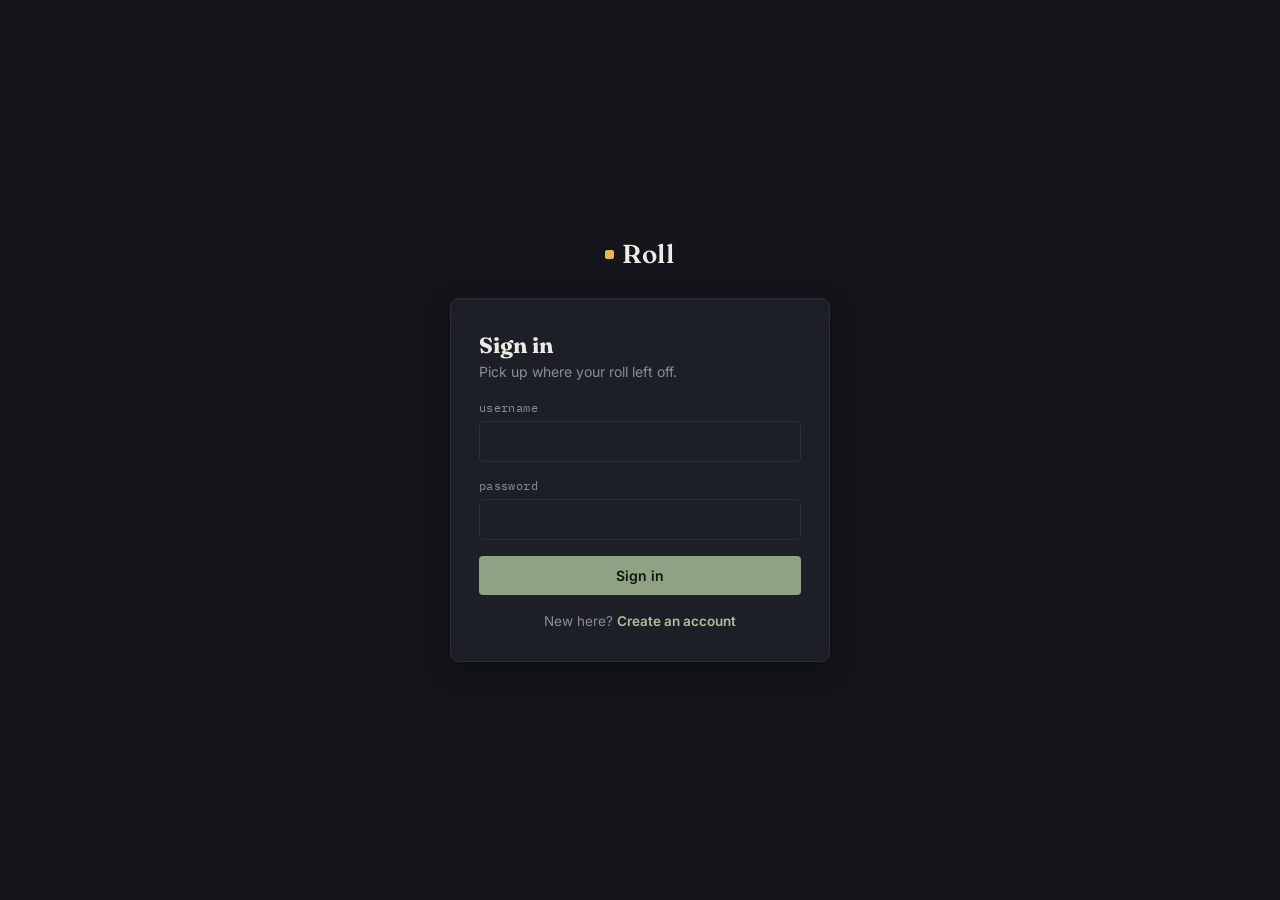
<file: frontend/index.html>
<!DOCTYPE html>
<html lang="en">
<head>
  <meta charset="UTF-8" />
  <meta name="viewport" content="width=device-width, initial-scale=1.0" />
  <title>Roll — Your feed</title>
  <link rel="preconnect" href="https://fonts.googleapis.com" />
  <link href="https://fonts.googleapis.com/css2?family=Fraunces:wght@500;600&family=Inter:wght@400;500;600&family=IBM+Plex+Mono:wght@400;500&display=swap" rel="stylesheet" />
  <link rel="stylesheet" href="css/style.css" />
</head>
<body>
  <nav class="nav">
    <a class="nav__brand" href="index.html"><span class="sprocket"></span>Roll</a>
    <div class="nav__search">
      <input type="text" id="nav-search-input" placeholder="Search usernames…" autocomplete="off" />
      <div class="nav__search-results" id="nav-search-results" hidden></div>
    </div>
    <div class="nav__links">
      <a href="index.html" class="is-active">feed</a>
      <a href="upload.html">develop</a>
      <a href="profile.html">reel</a>
      <button class="btn btn--ghost btn--sm" onclick="logout()">sign out</button>
    </div>
  </nav>

  <main class="page">
    <h1 class="page-title">Your roll</h1>
    <p class="page-sub">The latest frames from people you follow.</p>

    <div id="feed"></div>
  </main>

  <script src="js/api.js"></script>
  <script src="js/auth.js"></script>
  <script src="js/search.js"></script>
  <script src="js/comments.js"></script>
  <script src="js/feed.js"></script>
</body>
</html>
</file>
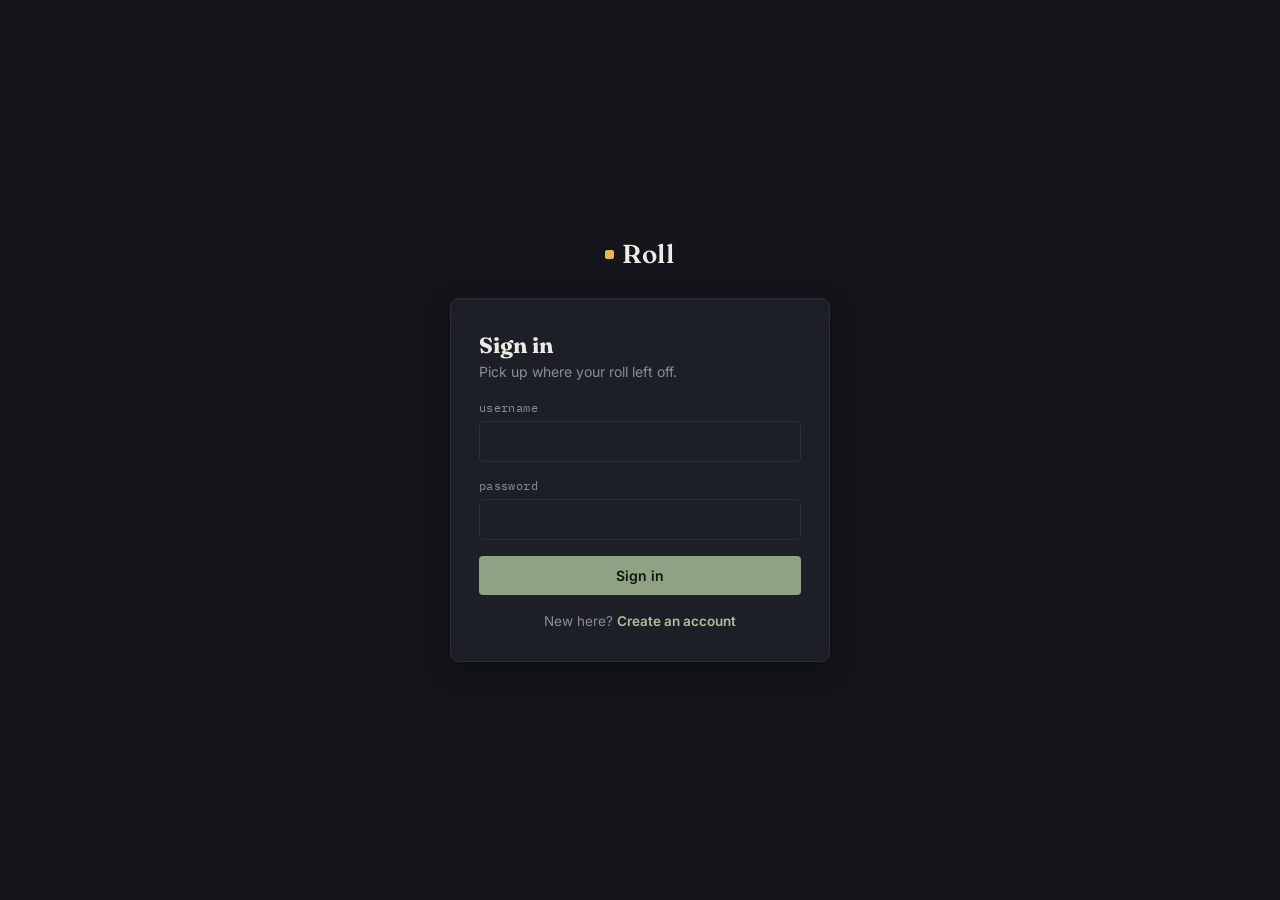
<file: frontend/login.html>
<!DOCTYPE html>
<html lang="en">
<head>
  <meta charset="UTF-8" />
  <meta name="viewport" content="width=device-width, initial-scale=1.0" />
  <title>Roll — Sign in</title>
  <link rel="preconnect" href="https://fonts.googleapis.com" />
  <link href="https://fonts.googleapis.com/css2?family=Fraunces:wght@500;600&family=Inter:wght@400;500;600&family=IBM+Plex+Mono:wght@400;500&display=swap" rel="stylesheet" />
  <link rel="stylesheet" href="css/style.css" />
</head>
<body>
  <main class="page page--narrow" style="display: flex; align-items: center; min-height: 100vh; padding-top: 0; padding-bottom: 0;">
    <div style="width: 100%;">
      <div style="text-align: center; margin-bottom: 28px;">
        <a class="nav__brand" href="index.html" style="justify-content: center; font-size: 26px;">
          <span class="sprocket"></span>Roll
        </a>
      </div>

      <div class="auth-card">
        <h1 class="page-title" style="font-size: 22px;">Sign in</h1>
        <p class="page-sub" style="margin-bottom: 20px;">Pick up where your roll left off.</p>

        <div class="form-error" id="login-error"></div>

        <form id="login-form" novalidate>
          <div class="field">
            <label for="login-username">Username</label>
            <input type="text" id="login-username" name="username" autocomplete="username" required />
          </div>
          <div class="field">
            <label for="login-password">Password</label>
            <input type="password" id="login-password" name="password" autocomplete="current-password" required />
          </div>
          <button type="submit" class="btn btn--block">Sign in</button>
        </form>

        <div class="auth-card__foot">
          New here? <a href="register.html">Create an account</a>
        </div>
      </div>
    </div>
  </main>

  <script src="js/api.js"></script>
  <script src="js/auth.js"></script>
</body>
</html>
</file>
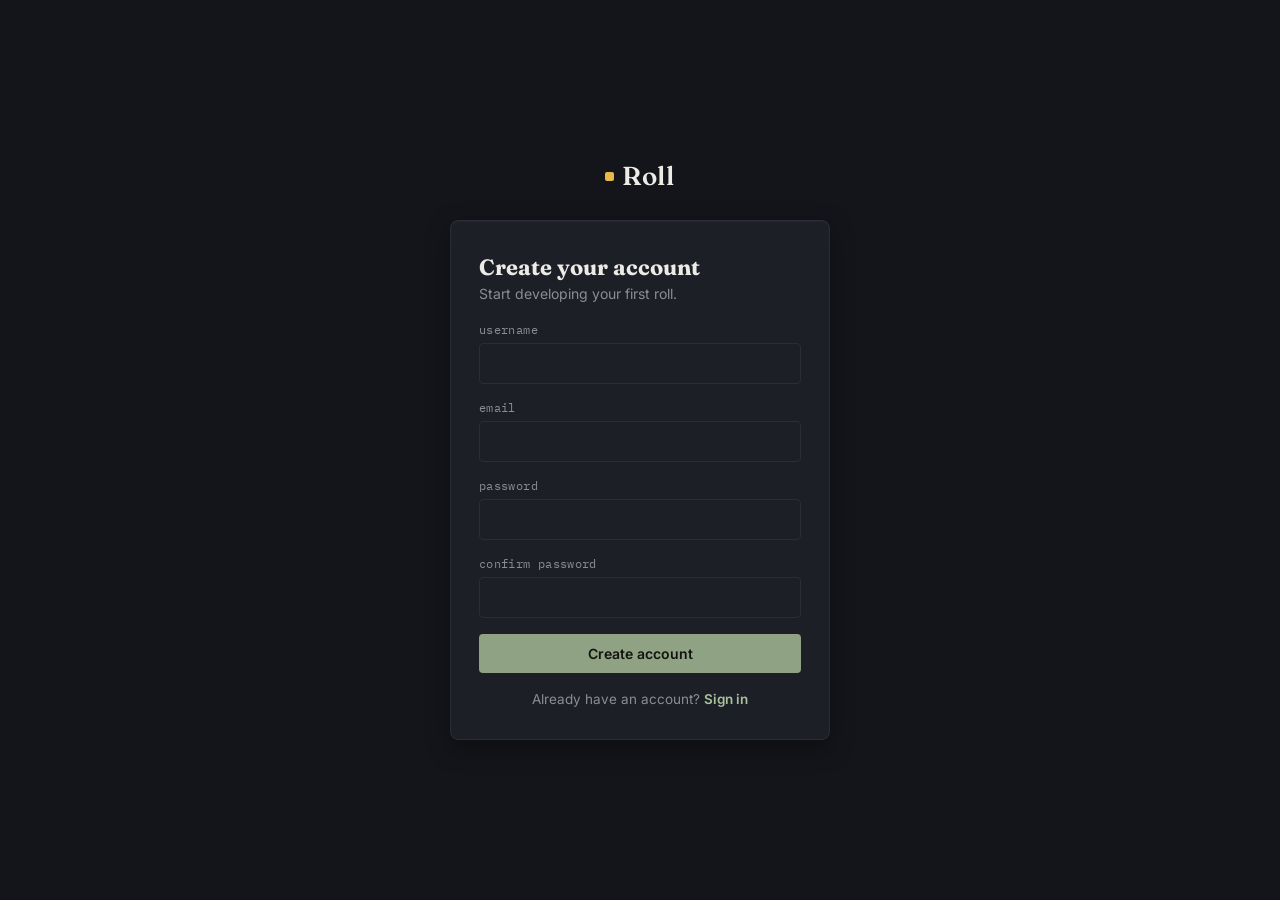
<file: frontend/register.html>
<!DOCTYPE html>
<html lang="en">
<head>
  <meta charset="UTF-8" />
  <meta name="viewport" content="width=device-width, initial-scale=1.0" />
  <title>Roll — Create account</title>
  <link rel="preconnect" href="https://fonts.googleapis.com" />
  <link href="https://fonts.googleapis.com/css2?family=Fraunces:wght@500;600&family=Inter:wght@400;500;600&family=IBM+Plex+Mono:wght@400;500&display=swap" rel="stylesheet" />
  <link rel="stylesheet" href="css/style.css" />
</head>
<body>
  <main class="page page--narrow" style="display: flex; align-items: center; min-height: 100vh; padding-top: 0; padding-bottom: 0;">
    <div style="width: 100%;">
      <div style="text-align: center; margin-bottom: 28px;">
        <a class="nav__brand" href="index.html" style="justify-content: center; font-size: 26px;">
          <span class="sprocket"></span>Roll
        </a>
      </div>

      <div class="auth-card">
        <h1 class="page-title" style="font-size: 22px;">Create your account</h1>
        <p class="page-sub" style="margin-bottom: 20px;">Start developing your first roll.</p>

        <div class="form-error" id="register-error"></div>

        <form id="register-form" novalidate>
          <div class="field">
            <label for="register-username">Username</label>
            <input type="text" id="register-username" name="username" autocomplete="username" required />
          </div>
          <div class="field">
            <label for="register-email">Email</label>
            <input type="email" id="register-email" name="email" autocomplete="email" required />
          </div>
          <div class="field">
            <label for="register-password">Password</label>
            <input type="password" id="register-password" name="password" autocomplete="new-password" required minlength="8" />
          </div>
          <div class="field">
            <label for="register-confirm">Confirm password</label>
            <input type="password" id="register-confirm" name="confirm" autocomplete="new-password" required minlength="8" />
          </div>
          <button type="submit" class="btn btn--block">Create account</button>
        </form>

        <div class="auth-card__foot">
          Already have an account? <a href="login.html">Sign in</a>
        </div>
      </div>
    </div>
  </main>

  <script src="js/api.js"></script>
  <script src="js/auth.js"></script>
</body>
</html>
</file>
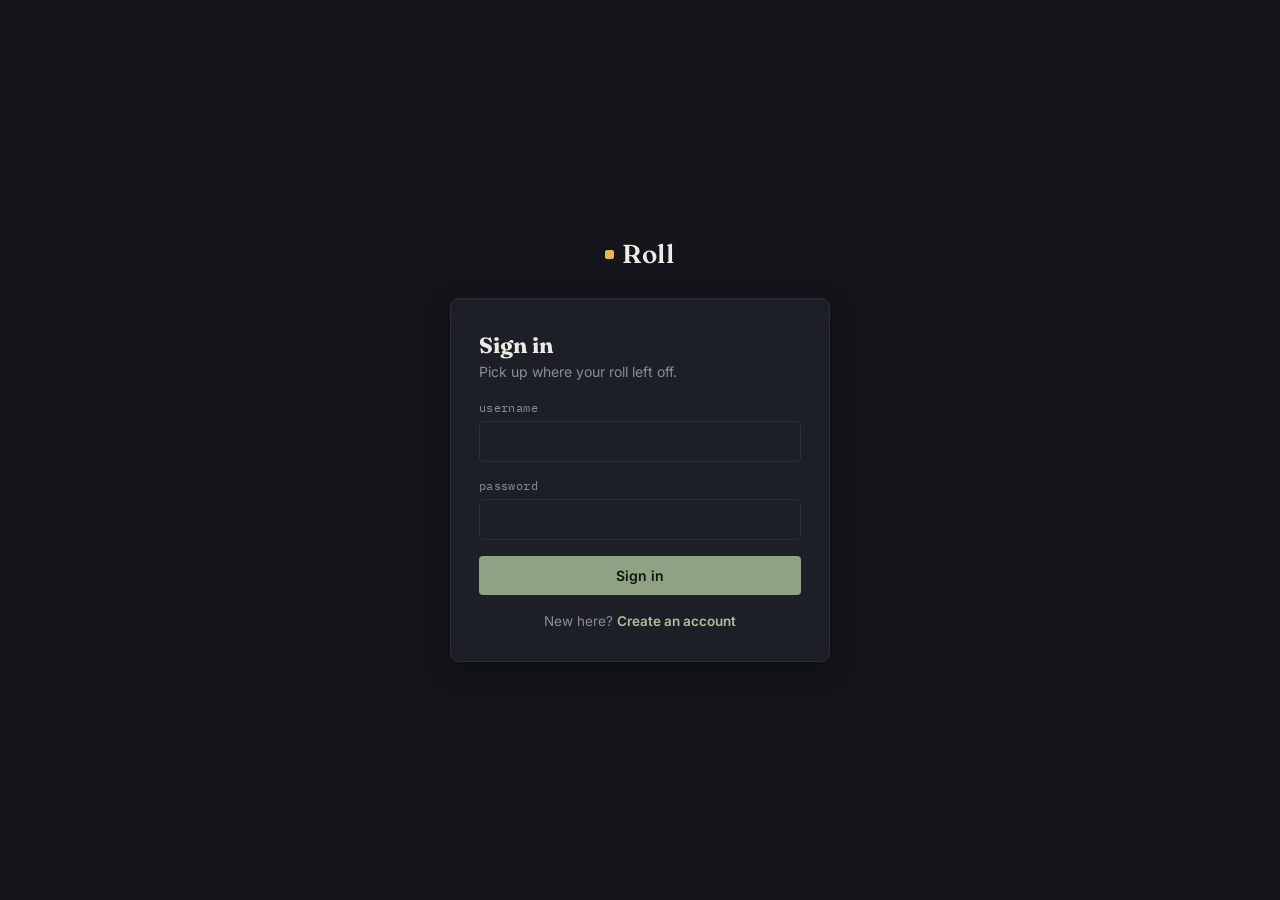
<file: frontend/upload.html>
<!DOCTYPE html>
<html lang="en">
<head>
  <meta charset="UTF-8" />
  <meta name="viewport" content="width=device-width, initial-scale=1.0" />
  <title>Roll — Develop a frame</title>
  <link rel="preconnect" href="https://fonts.googleapis.com" />
  <link href="https://fonts.googleapis.com/css2?family=Fraunces:wght@500;600&family=Inter:wght@400;500;600&family=IBM+Plex+Mono:wght@400;500&display=swap" rel="stylesheet" />
  <link rel="stylesheet" href="css/style.css" />
</head>
<body>
  <nav class="nav">
    <a class="nav__brand" href="index.html"><span class="sprocket"></span>Roll</a>
    <div class="nav__search">
      <input type="text" id="nav-search-input" placeholder="Search usernames…" autocomplete="off" />
      <div class="nav__search-results" id="nav-search-results" hidden></div>
    </div>
    <div class="nav__links">
      <a href="index.html">feed</a>
      <a href="upload.html" class="is-active">develop</a>
      <a href="profile.html">reel</a>
      <button class="btn btn--ghost btn--sm" onclick="logout()">sign out</button>
    </div>
  </nav>

  <main class="page page--narrow">
    <h1 class="page-title">Develop a frame</h1>
    <p class="page-sub">Choose a photo and add a caption before it goes on your roll.</p>

    <div class="form-error" id="upload-error"></div>

    <form id="upload-form" novalidate>
      <div class="dropzone" id="dropzone">
        <div class="dropzone__label">Drop an image here, or click to choose one</div>
        <div class="dropzone__hint">JPG or PNG, up to 10MB</div>
        <input type="file" id="image-input" name="image" accept="image/png, image/jpeg" required />
      </div>

      <div class="preview" id="preview">
        <img src="" alt="Selected frame preview" />
      </div>

      <div class="field">
        <label for="caption-input">Caption</label>
        <textarea id="caption-input" name="caption" placeholder="Say something about this frame…" maxlength="500"></textarea>
      </div>

      <button type="submit" class="btn btn--block">Develop frame</button>
    </form>
  </main>

  <script src="js/api.js"></script>
  <script src="js/auth.js"></script>
  <script src="js/search.js"></script>
  <script src="js/upload.js"></script>
</body>
</html>
</file>
<file: frontend/css/style.css>
/* ==========================================================================
   ROLL — design tokens
   ========================================================================== */
:root {
  --color-canvas: #14151a;
  --color-surface: #1d1f26;
  --color-surface-raised: #242630;
  --color-border: #2b2d36;
  --color-text: #ecebe6;
  --color-text-dim: #8b8d96;
  --color-accent: #8fa283;      /* sage — primary actions, liked state */
  --color-accent-strong: #a9c19c;
  --color-highlight: #e8b84b;   /* amber — badges, unread, counts */
  --color-danger: #c9705f;

  --font-display: "Fraunces", "Iowan Old Style", Georgia, serif;
  --font-body: "Inter", -apple-system, "Segoe UI", sans-serif;
  --font-mono: "IBM Plex Mono", "SF Mono", Menlo, monospace;

  --radius-sm: 4px;
  --radius-md: 8px;
  --shadow-frame: 0 1px 0 rgba(255, 255, 255, 0.03) inset, 0 8px 24px rgba(0, 0, 0, 0.35);
}

* { box-sizing: border-box; }

html, body {
  margin: 0;
  padding: 0;
  background: var(--color-canvas);
  color: var(--color-text);
  font-family: var(--font-body);
  -webkit-font-smoothing: antialiased;
}

body {
  min-height: 100vh;
  display: flex;
  flex-direction: column;
}

a { color: inherit; text-decoration: none; }

img { max-width: 100%; display: block; }

:focus-visible {
  outline: 2px solid var(--color-accent-strong);
  outline-offset: 2px;
}

/* ==========================================================================
   Navigation
   ========================================================================== */
.nav {
  position: sticky;
  top: 0;
  z-index: 20;
  display: flex;
  align-items: center;
  justify-content: space-between;
  padding: 14px 24px;
  background: rgba(20, 21, 26, 0.9);
  backdrop-filter: blur(8px);
  border-bottom: 1px solid var(--color-border);
}

.nav__brand {
  font-family: var(--font-display);
  font-size: 22px;
  font-weight: 600;
  letter-spacing: 0.02em;
  display: flex;
  align-items: center;
  gap: 8px;
}

.nav__brand .sprocket {
  width: 9px;
  height: 9px;
  border-radius: 2px;
  background: var(--color-highlight);
  display: inline-block;
}

.nav__links {
  display: flex;
  align-items: center;
  gap: 22px;
  font-family: var(--font-mono);
  font-size: 13px;
  text-transform: lowercase;
  letter-spacing: 0.03em;
}

.nav__links a {
  color: var(--color-text-dim);
  transition: color 0.15s ease;
  padding: 6px 0;
  border-bottom: 1px solid transparent;
}

.nav__links a:hover,
.nav__links a.is-active {
  color: var(--color-text);
  border-bottom-color: var(--color-accent);
}

.nav__links button {
  font-family: var(--font-mono);
  font-size: 13px;
}

.nav__search {
  position: relative;
  flex: 1;
  max-width: 280px;
  margin: 0 20px;
}

.nav__search input {
  width: 100%;
  background: var(--color-surface);
  border: 1px solid var(--color-border);
  border-radius: 999px;
  padding: 8px 14px 8px 34px;
  color: var(--color-text);
  font-family: var(--font-mono);
  font-size: 13px;
  letter-spacing: 0.01em;
  transition: border-color 0.15s ease, background 0.15s ease;
  background-image: url("data:image/svg+xml,%3Csvg xmlns='http://www.w3.org/2000/svg' width='14' height='14' viewBox='0 0 24 24' fill='none' stroke='%238b8d96' stroke-width='2' stroke-linecap='round' stroke-linejoin='round'%3E%3Ccircle cx='11' cy='11' r='8'%3E%3C/circle%3E%3Cline x1='21' y1='21' x2='16.65' y2='16.65'%3E%3C/line%3E%3C/svg%3E");
  background-repeat: no-repeat;
  background-position: 12px center;
}

.nav__search input::placeholder {
  color: var(--color-text-dim);
  font-family: var(--font-body);
}

.nav__search input:focus {
  outline: none;
  border-color: var(--color-accent);
  background-color: var(--color-surface-raised);
}

.nav__search-results {
  position: absolute;
  top: calc(100% + 6px);
  left: 0;
  right: 0;
  background: var(--color-surface-raised);
  border: 1px solid var(--color-border);
  border-radius: var(--radius-md);
  box-shadow: var(--shadow-frame);
  overflow: hidden;
  z-index: 30;
  max-height: 280px;
  overflow-y: auto;
}

.search-result {
  display: flex;
  align-items: center;
  gap: 10px;
  padding: 10px 12px;
  font-size: 13.5px;
  transition: background 0.1s ease;
}

.search-result:hover { background: rgba(255, 255, 255, 0.04); }

.search-result--empty {
  color: var(--color-text-dim);
  cursor: default;
}

.search-result__avatar {
  width: 24px;
  height: 24px;
  border-radius: 50%;
  background: var(--color-surface);
  border: 1px solid var(--color-border);
  display: flex;
  align-items: center;
  justify-content: center;
  font-family: var(--font-mono);
  font-size: 11px;
  color: var(--color-accent-strong);
  flex-shrink: 0;
}

/* ==========================================================================
   Layout shells
   ========================================================================== */
.page {
  flex: 1;
  width: 100%;
  max-width: 620px;
  margin: 0 auto;
  padding: 32px 20px 80px;
}

.page--wide { max-width: 880px; }
.page--narrow { max-width: 420px; }

.page-title {
  font-family: var(--font-display);
  font-size: 28px;
  margin: 0 0 4px;
}

.page-sub {
  color: var(--color-text-dim);
  font-size: 14px;
  margin: 0 0 28px;
}

/* ==========================================================================
   Buttons & form controls
   ========================================================================== */
.btn {
  display: inline-flex;
  align-items: center;
  justify-content: center;
  gap: 6px;
  font-family: var(--font-body);
  font-weight: 600;
  font-size: 14px;
  border: none;
  border-radius: var(--radius-sm);
  padding: 11px 18px;
  cursor: pointer;
  transition: transform 0.08s ease, background 0.15s ease, opacity 0.15s ease;
  background: var(--color-accent);
  color: #12140f;
}

.btn:hover { background: var(--color-accent-strong); }
.btn:active { transform: scale(0.98); }
.btn:disabled { opacity: 0.5; cursor: not-allowed; }

.btn--ghost {
  background: transparent;
  color: var(--color-text);
  border: 1px solid var(--color-border);
}
.btn--ghost:hover { background: var(--color-surface-raised); }

.btn--danger { background: var(--color-danger); color: #1a0f0d; }
.btn--block { width: 100%; }
.btn--sm { padding: 7px 12px; font-size: 12.5px; }

.field {
  margin-bottom: 16px;
}

.field label {
  display: block;
  font-family: var(--font-mono);
  font-size: 12px;
  text-transform: lowercase;
  color: var(--color-text-dim);
  margin-bottom: 6px;
  letter-spacing: 0.03em;
}

.field input,
.field textarea {
  width: 100%;
  background: var(--color-surface);
  border: 1px solid var(--color-border);
  border-radius: var(--radius-sm);
  padding: 11px 12px;
  color: var(--color-text);
  font-family: var(--font-body);
  font-size: 14.5px;
  transition: border-color 0.15s ease;
}

.field input:focus,
.field textarea:focus {
  border-color: var(--color-accent);
  outline: none;
}

.field textarea { resize: vertical; min-height: 80px; }

.form-error {
  background: rgba(201, 112, 95, 0.12);
  border: 1px solid rgba(201, 112, 95, 0.4);
  color: #e2a99c;
  font-size: 13px;
  padding: 10px 12px;
  border-radius: var(--radius-sm);
  margin-bottom: 16px;
  display: none;
}
.form-error.is-visible { display: block; }

.auth-card {
  background: var(--color-surface);
  border: 1px solid var(--color-border);
  border-radius: var(--radius-md);
  padding: 32px 28px;
  box-shadow: var(--shadow-frame);
}

.auth-card__foot {
  margin-top: 18px;
  font-size: 13.5px;
  color: var(--color-text-dim);
  text-align: center;
}

.auth-card__foot a {
  color: var(--color-accent-strong);
  font-weight: 600;
}

/* ==========================================================================
   Frame (post) card
   ========================================================================== */
.frame {
  background: var(--color-surface);
  border: 1px solid var(--color-border);
  border-radius: var(--radius-md);
  margin-bottom: 22px;
  overflow: hidden;
  box-shadow: var(--shadow-frame);
}

.frame__head {
  display: flex;
  align-items: center;
  justify-content: space-between;
  padding: 12px 14px;
}

.frame__author {
  display: flex;
  align-items: center;
  gap: 10px;
}

.frame__avatar {
  width: 30px;
  height: 30px;
  border-radius: 50%;
  background: var(--color-surface-raised);
  border: 1px solid var(--color-border);
  display: flex;
  align-items: center;
  justify-content: center;
  font-family: var(--font-mono);
  font-size: 12px;
  color: var(--color-accent-strong);
  flex-shrink: 0;
}

.frame__username {
  font-weight: 600;
  font-size: 14px;
}

.frame__meta {
  font-family: var(--font-mono);
  font-size: 11px;
  color: var(--color-text-dim);
  letter-spacing: 0.02em;
}

.frame__index {
  font-family: var(--font-mono);
  font-size: 11px;
  color: var(--color-text-dim);
}

.frame__head-right {
  display: flex;
  align-items: center;
  gap: 10px;
}

.frame__delete {
  background: none;
  border: 1px solid var(--color-border);
  border-radius: 50%;
  width: 22px;
  height: 22px;
  line-height: 1;
  color: var(--color-text-dim);
  font-size: 15px;
  cursor: pointer;
  display: inline-flex;
  align-items: center;
  justify-content: center;
  transition: color 0.15s ease, border-color 0.15s ease;
}

.frame__delete:hover {
  color: var(--color-danger);
  border-color: var(--color-danger);
}

.frame__media {
  width: 100%;
  background: #0d0e11;
  overflow: hidden;
  display: flex;
  align-items: center;
  justify-content: center;
}

.frame__media img {
  width: 100%;
  height: auto;     
  object-fit: contain;
  display: block;
}

.frame__actions {
  display: flex;
  align-items: center;
  gap: 14px;
  padding: 12px 14px 4px;
}

.like-btn {
  display: inline-flex;
  align-items: center;
  gap: 6px;
  background: none;
  border: none;
  color: var(--color-text-dim);
  font-family: var(--font-mono);
  font-size: 13px;
  cursor: pointer;
  padding: 4px 2px;
  transition: color 0.15s ease;
}

.like-btn:hover { color: var(--color-text); }

.like-btn.is-liked { color: var(--color-highlight); }

.like-btn .heart { font-size: 15px; }

.comment-toggle {
  display: inline-flex;
  align-items: center;
  gap: 6px;
  background: none;
  border: none;
  color: var(--color-text-dim);
  font-family: var(--font-mono);
  font-size: 13px;
  cursor: pointer;
  padding: 4px 2px;
  transition: color 0.15s ease;
}

.comment-toggle:hover { color: var(--color-text); }

.comment-icon { font-size: 14px; }

.frame__caption {
  padding: 6px 14px 16px;
  font-size: 14px;
  line-height: 1.45;
}

.frame__caption .u { font-weight: 600; margin-right: 6px; }

/* ==========================================================================
   Comments
   ========================================================================== */
.frame__comments {
  border-top: 1px solid var(--color-border);
  padding: 12px 14px 14px;
}

.frame__comments-list {
  display: flex;
  flex-direction: column;
  gap: 8px;
  margin-bottom: 12px;
  max-height: 220px;
  overflow-y: auto;
}

.comment {
  display: flex;
  align-items: flex-start;
  justify-content: space-between;
  gap: 8px;
  font-size: 13.5px;
  line-height: 1.4;
}

.comment__body { flex: 1; }
.comment__body .u { font-weight: 600; margin-right: 6px; }

.comment--loading,
.comment--empty {
  color: var(--color-text-dim);
  font-size: 13px;
}

.comment__delete {
  background: none;
  border: none;
  color: var(--color-text-dim);
  font-size: 15px;
  line-height: 1;
  cursor: pointer;
  flex-shrink: 0;
  padding: 0 2px;
}

.comment__delete:hover { color: var(--color-danger); }

.frame__comment-form {
  display: flex;
  gap: 8px;
}

.frame__comment-input {
  flex: 1;
  background: var(--color-surface-raised);
  border: 1px solid var(--color-border);
  border-radius: var(--radius-sm);
  padding: 8px 10px;
  color: var(--color-text);
  font-family: var(--font-body);
  font-size: 13.5px;
}

.frame__comment-input:focus {
  outline: none;
  border-color: var(--color-accent);
}

.comment-modal {
  position: fixed;
  inset: 0;
  z-index: 200;
  display: flex;
  align-items: center;
  justify-content: center;
  padding: 20px;
}

.comment-modal[hidden] {
  display: none;
}

.comment-modal__backdrop {
  position: absolute;
  inset: 0;
  background: rgba(5, 6, 9, 0.84);
  backdrop-filter: blur(4px);
}

.comment-modal__dialog {
  position: relative;
  z-index: 1;
  width: min(560px, calc(100vw - 32px));
  background: linear-gradient(180deg, var(--color-surface-raised), var(--color-surface));
  border: 1px solid var(--color-border);
  border-radius: var(--radius-md);
  box-shadow: var(--shadow-frame), 0 0 0 1px rgba(255,255,255,0.06) inset;
  overflow: hidden;
}

.comment-modal__header {
  display: flex;
  align-items: center;
  justify-content: space-between;
  padding: 14px 18px;
  border-bottom: 1px solid var(--color-border);
  background: rgba(255,255,255,0.02);
}

.comment-modal__eyebrow {
  font-family: var(--font-mono);
  font-size: 11px;
  letter-spacing: 0.08em;
  text-transform: uppercase;
  color: var(--color-accent-strong);
}

.comment-modal__title {
  font-family: var(--font-display);
  font-size: 20px;
  margin: 4px 0 0;
  color: var(--color-text);
}

.comment-modal__close {
  width: 30px;
  height: 30px;
  border-radius: 50%;
  border: 1px solid var(--color-border);
  background: transparent;
  color: var(--color-text);
  font-size: 24px;
  display: flex;
  align-items: center;
  justify-content: center;
  cursor: pointer;
}

.comment-modal__close:hover {
  border-color: var(--color-accent-strong);
  color: var(--color-accent-strong);
}

.comment-modal__body {
  padding: 14px 18px 18px;
}

.comment-modal__list {
  max-height: min(45vh, 340px);
  overflow-y: auto;
  padding-right: 2px;
}

.comment-modal__list .comment {
  padding: 8px 0;
  border-bottom: 1px solid rgba(255,255,255,0.05);
}

.comment-modal__list .comment:last-child {
  border-bottom: none;
}

.comment-modal__form {
  display: flex;
  align-items: center;
  gap: 10px;
  margin-top: 14px;
  padding-top: 12px;
  border-top: 1px solid var(--color-border);
}

.comment-modal__input {
  flex: 1;
  border-radius: var(--radius-sm);
  border: 1px solid var(--color-border);
  background: var(--color-surface-raised);
  color: var(--color-text);
  padding: 10px 12px;
  font-family: var(--font-body);
}

.comment-modal__input:focus {
  outline: none;
  border-color: var(--color-accent-strong);
}

.comment-modal__form .btn {
  min-width: 78px;
}

.sr-only {
  position: absolute;
  width: 1px;
  height: 1px;
  margin: -1px;
  padding: 0;
  overflow: hidden;
  clip: rect(0, 0, 0, 0);
  border: 0;
}

/* ==========================================================================
   Feed states
   ========================================================================== */
.state-block {
  text-align: center;
  padding: 60px 20px;
  color: var(--color-text-dim);
}

.state-block__title {
  font-family: var(--font-display);
  font-size: 20px;
  color: var(--color-text);
  margin-bottom: 6px;
}

.state-block p { font-size: 14px; margin: 0; }

.skeleton {
  background: linear-gradient(90deg, var(--color-surface) 25%, var(--color-surface-raised) 37%, var(--color-surface) 63%);
  background-size: 400% 100%;
  animation: shimmer 1.4s ease infinite;
  border-radius: var(--radius-md);
  height: 420px;
  margin-bottom: 22px;
}

@keyframes shimmer {
  0% { background-position: 100% 50%; }
  100% { background-position: 0 50%; }
}

@media (prefers-reduced-motion: reduce) {
  .skeleton { animation: none; }
}

/* ==========================================================================
   Upload / "Develop" page
   ========================================================================== */
.dropzone {
  border: 1px dashed var(--color-border);
  border-radius: var(--radius-md);
  padding: 40px 20px;
  text-align: center;
  cursor: pointer;
  transition: border-color 0.15s ease, background 0.15s ease;
  position: relative;
  margin-bottom: 20px;
}

.dropzone:hover,
.dropzone.is-dragover {
  border-color: var(--color-accent);
  background: rgba(143, 162, 131, 0.06);
}

.dropzone input[type="file"] {
  position: absolute;
  inset: 0;
  opacity: 0;
  cursor: pointer;
}

.dropzone__label {
  font-family: var(--font-mono);
  font-size: 13px;
  color: var(--color-text-dim);
}

.dropzone__hint {
  font-size: 12px;
  color: var(--color-text-dim);
  margin-top: 4px;
}

.preview {
  width: 100%;
  border-radius: var(--radius-md);
  overflow: hidden;
  margin-bottom: 20px;
  border: 1px solid var(--color-border);
  display: none;
}

.preview.is-visible { display: block; }

.preview img {
  width: 100%;
  max-height: 480px;
  object-fit: cover;
}

/* ==========================================================================
   Profile / "Reel"
   ========================================================================== */
.profile-head {
  display: flex;
  align-items: center;
  gap: 20px;
  margin-bottom: 8px;
}

.profile-head__info {
  flex: 1;
}

.profile-avatar {
  width: 74px;
  height: 74px;
  border-radius: 50%;
  background: var(--color-surface-raised);
  border: 1px solid var(--color-border);
  display: flex;
  align-items: center;
  justify-content: center;
  font-family: var(--font-mono);
  font-size: 22px;
  color: var(--color-accent-strong);
  flex-shrink: 0;
}

.profile-name {
  font-family: var(--font-display);
  font-size: 22px;
  margin: 0 0 2px;
}

.profile-handle {
  font-family: var(--font-mono);
  font-size: 13px;
  color: var(--color-text-dim);
}

.profile-stats {
  display: flex;
  gap: 22px;
  margin: 18px 0 26px;
  font-family: var(--font-mono);
  font-size: 13px;
  color: var(--color-text-dim);
}

.profile-stats strong {
  color: var(--color-text);
  font-family: var(--font-body);
  font-size: 15px;
  margin-right: 5px;
}

.contact-sheet {
  display: grid;
  grid-template-columns: repeat(3, 1fr);
  gap: 3px;
  border-top: 1px solid var(--color-border);
  padding-top: 3px;
}

.contact-sheet__cell {
  aspect-ratio: 1;
  background: #0d0e11;
  overflow: hidden;
  position: relative;
  display: flex;
  align-items: center;
  justify-content: center;
}

.contact-sheet__cell img {
  max-width: 100%;
  max-height: 100%;
  object-fit: contain;
  transition: transform 0.2s ease;
}

.contact-sheet__cell:hover img { transform: scale(1.04); }

.contact-sheet__delete {
  position: absolute;
  top: 6px;
  right: 6px;
  width: 22px;
  height: 22px;
  border-radius: 50%;
  border: none;
  background: rgba(20, 21, 26, 0.75);
  color: var(--color-text);
  font-size: 15px;
  line-height: 1;
  cursor: pointer;
  display: flex;
  align-items: center;
  justify-content: center;
  transition: color 0.15s ease, background 0.15s ease;
}

.contact-sheet__delete:hover {
  color: #fff;
  background: var(--color-danger);
}

@media (max-width: 480px) {
  .page { padding: 20px 14px 64px; }
  .nav { padding: 12px 16px; flex-wrap: wrap; row-gap: 10px; }
  .nav__links { gap: 14px; }
  .nav__search { order: 3; flex-basis: 100%; max-width: none; margin: 0; }
}
</file>
